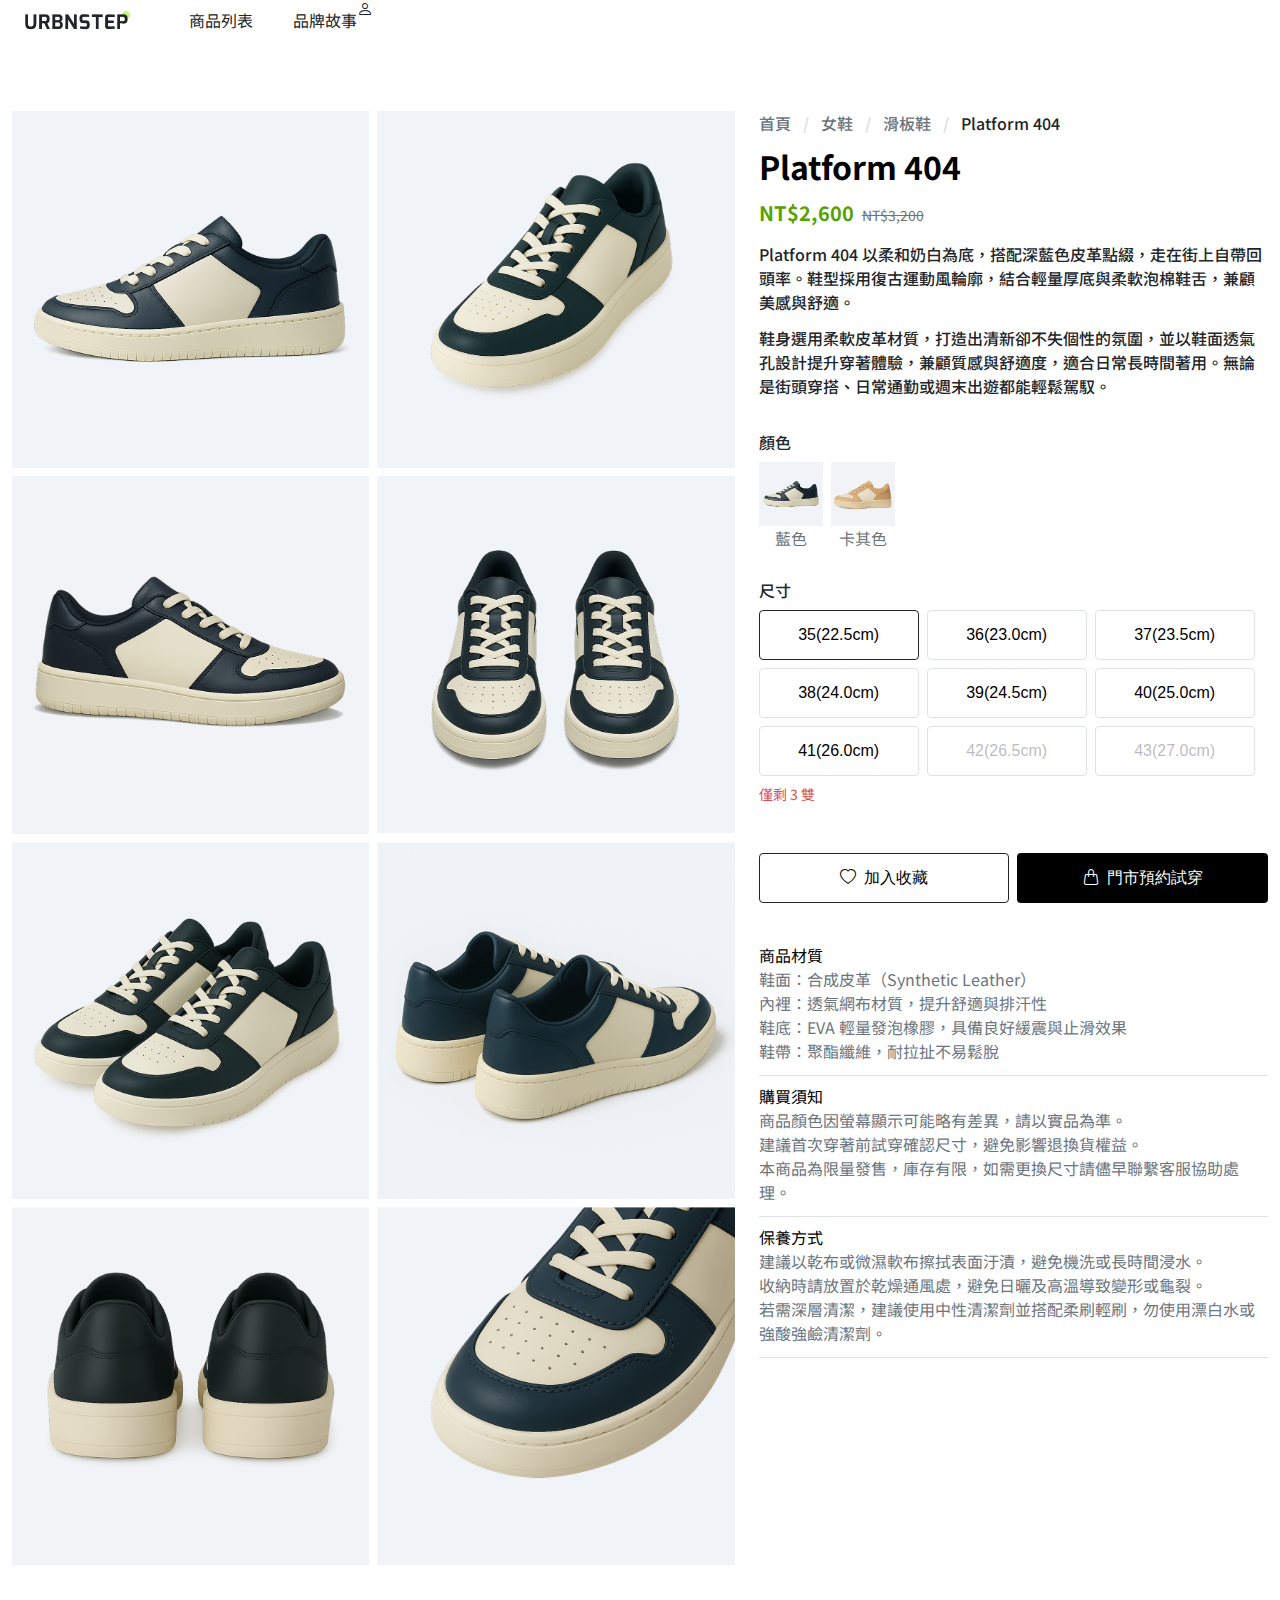
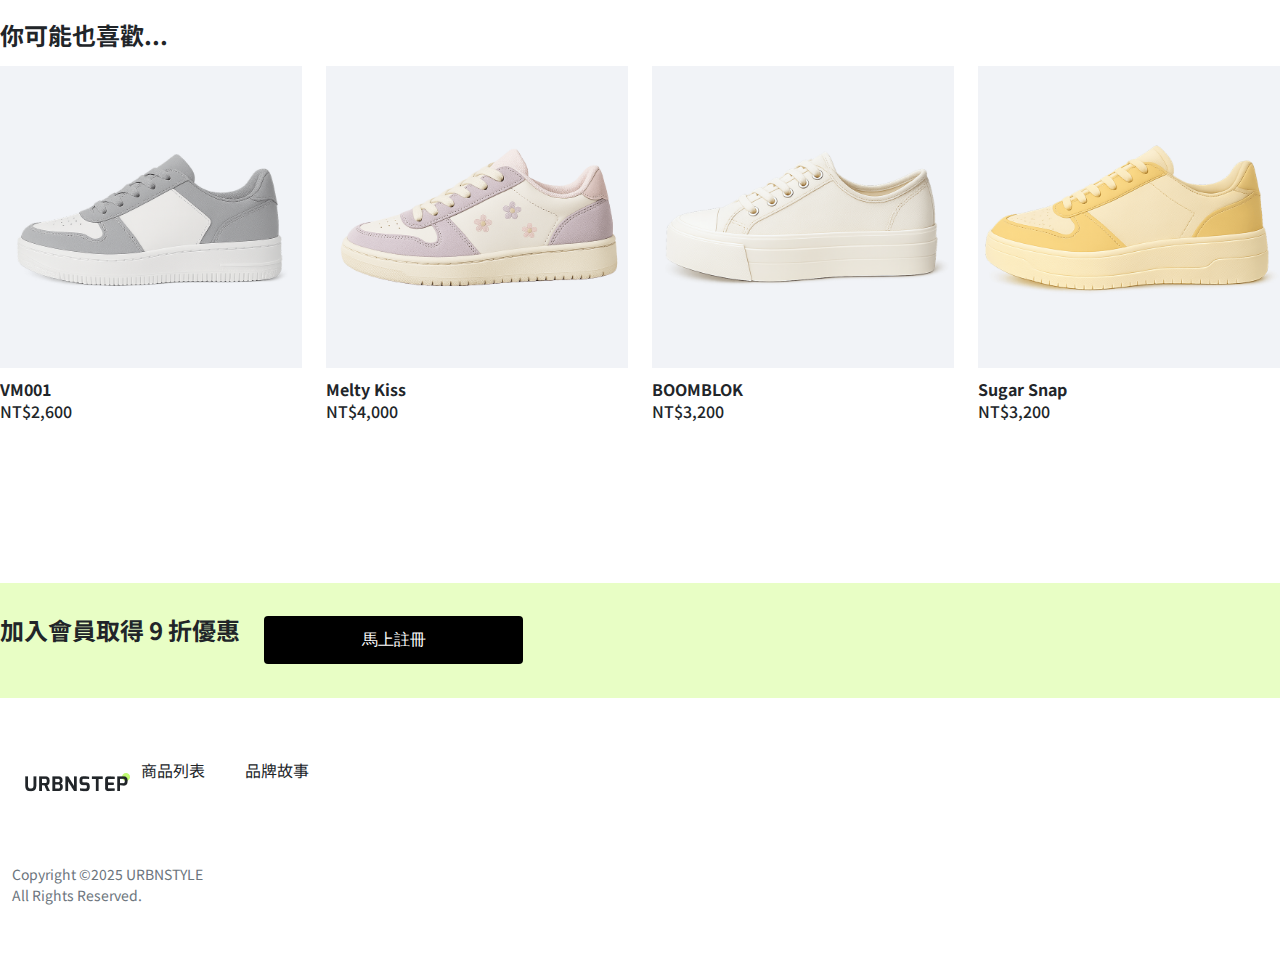
<file: product-details.html>
<!DOCTYPE html>
<html lang="en">

<head>
    <meta charset="UTF-8">
    <meta name="viewport" content="width=device-width, initial-scale=1.0">
    <title>產品詳情頁</title>
    <link rel="stylesheet" href="style/reset.css" />
    <link rel="stylesheet" href="style/all.css" />
    <link rel="stylesheet" href="style/product-details.css" />
    <link rel="stylesheet" href="https://cdn.jsdelivr.net/npm/bootstrap-icons@1.11.3/font/bootstrap-icons.min.css" />
</head>
 
<body>
    <!-- 上面導覽列 -->
    <nav class="container py-16 d-flex justify-content-between align-items-center">
        <ul class="d-flex align-items-center">
            <li>
                <a class="mr-48" href="index.html"><img src="img/product/Logo.png" alt="" /></a>
            </li>
            <li><a class="py-12 mr-40" href="#">商品列表</a></li>
            <li><a class="py-12" href="#">品牌故事</a></li>
        </ul>
        <a href="#"><i class="bi bi-person"></i></a>
    </nav>
    <main class="container d-flex">
        <div class="row py-64">
            <!-- 左邊鞋子圖片 -->
            <div class="col-7">
                <div class="product-row">
                    <div class="col-6 px-4 mb-8">
                        <img src="img/product-d/1.png" alt="">
                    </div>
                    <div class="col-6 px-4 mb-8">
                        <img src="img/product-d/2.png" alt="">
                    </div>
                    <div class="col-6 px-4 mb-8">
                        <img src="img/product-d/3.png" alt="">
                    </div>
                    <div class="col-6 px-4 mb-8">
                        <img src="img/product-d/4.png" alt="">
                    </div>
                    <div class="col-6 px-4 mb-8">
                        <img src="img/product-d/5.png" alt="">
                    </div>
                    <div class="col-6 px-4 mb-8">
                        <img src="img/product-d/6.png" alt="">
                    </div>
                    <div class="col-6 px-4 mb-8">
                        <img src="img/product-d/7.png" alt="">
                    </div>
                    <div class="col-6 px-4">
                        <img src="img/product-d/8.png" alt="">
                    </div>
                </div>
            </div>
            <!-- 右邊 -->
            <div class="col-5 px-12">
                <!-- 小導覽列 -->
                <nav class="mb-12">
                    <ol class="d-flex textp-m">
                        <li class="breadcrumb-item"><a href="index.html" class="c-n600">首頁</a></li>
                        <li class="breadcrumb-item"><a href="#" class="c-n600">女鞋</a></li>
                        <li class="breadcrumb-item"><a href="#" class="c-n600">滑板鞋</a></li>
                        <li class="breadcrumb-item"><a href="#">Platform 404</a></li>
                    </ol>
                </nav>
                <!-- 標題 價格 簡介 -->
                <div class="pb-32">
                    <h2 class="pb-16">Platform 404</h2>
                    <div class="d-flex align-items-center">
                        <h5 class="c-p400 pb-16">NT$2,600<del class="pl-8 textp-s c-n500 pb-16">NT$3,200</del></h5>

                    </div>
                    <p class="pb-12 textp-m">Platform 404 以柔和奶白為底，搭配深藍色皮革點綴，走在街上自帶回頭率。鞋型採用復古運動風輪廓，結合輕量厚底與柔軟泡棉鞋舌，兼顧美感與舒適。
                    </p>
                    <p class="textp-m">
                        鞋身選用柔軟皮革材質，打造出清新卻不失個性的氛圍，並以鞋面透氣孔設計提升穿著體驗，兼顧質感與舒適度，適合日常長時間著用。無論是街頭穿搭、日常通勤或週末出遊都能輕鬆駕馭。</p>
                </div>
                <!-- 產品 顏色-->
                <div class="pb-32">
                    <p class="textp-m pb-8">顏色</p>
                    <ul class="d-flex color">
                        <li class="pr-8">
                            <img class="pb-4" src="img/product/1.png" alt="">
                            <p>藍色</p>
                        </li>
                        <li>
                            <img class="pb-4" src="img/product/2.png" alt="">
                            <p>卡其色</p>
                        </li>
                    </ul>
                </div>
                <!-- 產品 尺寸 -->
                <div class="pb-48">
                    <p class="textp-m pb-8">尺寸</p>
                    <div class="d-flex f-w textp-m gap-8 pb-8">
                        <button type="button" class="btn btnProductSize click">35(22.5cm)
                        </button>
                        <button type="button" class="btn btnProductSize">36(23.0cm)
                        </button>
                        <button type="button" class="btn btnProductSize">37(23.5cm)
                        </button>
                        <button type="button" class="btn btnProductSize">38(24.0cm)
                        </button>
                        <button type="button" class="btn btnProductSize">39(24.5cm)
                        </button>
                        <button type="button" class="btn btnProductSize">40(25.0cm)
                        </button>
                        <button type="button" class="btn btnProductSize">41(26.0cm)
                        </button>
                        <button type="button" class="btn btnProductSize" disabled>42(26.5cm)
                        </button>
                        <button type="button" class="btn btnProductSize" disabled>43(27.0cm)
                        </button>
                    </div>
                    <p class="textp-s remain">僅剩 3 雙</p>
                </div>
                <!-- 收藏 預約 -->
                <div class="d-flex gap-8 pb-32">
                    <button type="button" class="btn btn-white"><i class="bi bi-heart pr-8"></i>加入收藏</button>
                    <button type="button" class="btn btn-black"><i class="bi bi-handbag pr-8"></i>門市預約試穿</button>
                </div>
                <!-- 商品材質 購買 保養 -->
                <div>
                    <ul class="exhaustive">
                        <li class="py-12">
                            <p class="pb-4">商品材質</p>
                            <p class="textp-s">鞋面：合成皮革（Synthetic Leather）</p>
                            <p class="textp-s">內裡：透氣網布材質，提升舒適與排汗性</p>
                            <p class="textp-s">鞋底：EVA 輕量發泡橡膠，具備良好緩震與止滑效果</p>
                            <p class="textp-s">鞋帶：聚酯纖維，耐拉扯不易鬆脫</p>
                        </li>
                        <li class="py-12">
                            <p class="pb-4">購買須知</p>
                            <p class="textp-s">商品顏色因螢幕顯示可能略有差異，請以實品為準。</p>
                            <p class="textp-s">建議首次穿著前試穿確認尺寸，避免影響退換貨權益。</p>
                            <p class="textp-s">本商品為限量發售，庫存有限，如需更換尺寸請儘早聯繫客服協助處理。</p>
                        </li>
                        <li class="py-12">
                            <p class="pb-4">保養方式</p>
                            <p class="textp-s">建議以乾布或微濕軟布擦拭表面汙漬，避免機洗或長時間浸水。</p>
                            <p class="textp-s">收納時請放置於乾燥通風處，避免日曬及高溫導致變形或龜裂。</p>
                            <p class="textp-s">若需深層清潔，建議使用中性清潔劑並搭配柔刷輕刷，勿使用漂白水或強酸強鹼清潔劑。</p>
                        </li>
                    </ul>
                </div>
            </div>
            <!-- 你可能也喜歡 -->
            <div class="py-48">
                <h4 class="pb-16">你可能也喜歡...</h4>
                <ul class="d-flex">
                    <li class="pr-24">
                        <img class="pb-12" src="img/product-d/9.png" alt="">
                        <h6>VM001</h6>
                        <p class="textp-m">NT$2,600</p>
                    </li>
                    <li class="pr-24">
                        <img class="pb-12" src="img/product-d/10.png" alt="">
                        <h6>Melty Kiss</h6>
                        <p class="textp-m">NT$4,000</p>
                    </li>
                    <li class="pr-24">
                        <img class="pb-12" src="img/product-d/11.png" alt="">
                        <h6>BOOMBLOK</h6>
                        <p class="textp-m">NT$3,200</p>
                    </li>
                    <li>
                        <img class="pb-12" src="img/product-d/12.png" alt="">
                        <h6>Sugar Snap</h6>
                        <p class="textp-m">NT$3,200</p>
                    </li>
                </ul>
            </div>
        </div>
    </main>
    <div class="register d-flex justify-content-center align-items-center mt-48 py-33">
        <h4 class="pr-24">加入會員取得 9 折優惠</h4>
        <button type="button" class="btn btn-black">馬上註冊</button>
    </div>
    <footer class="py-64">
        <div class="container">
            <nav class="d-flex align-items-center justify-content-between mb-24">
                <a href="index.html"><img src="img/product/Logo.png" alt="logo" /></a>
                <ul class="d-flex">
                    <li class="mr-40"><a href="# ">商品列表</a></li>
                    <li><a href="# ">品牌故事</a></li>
                </ul>
            </nav>
            <div class="copyr textp-s text-center pt-32">
                <p>Copyright ©2025 URBNSTYLE</p>
                <p>All Rights Reserved.</p>
            </div>
        </div>
    </footer>

</body>

</html>
</file>
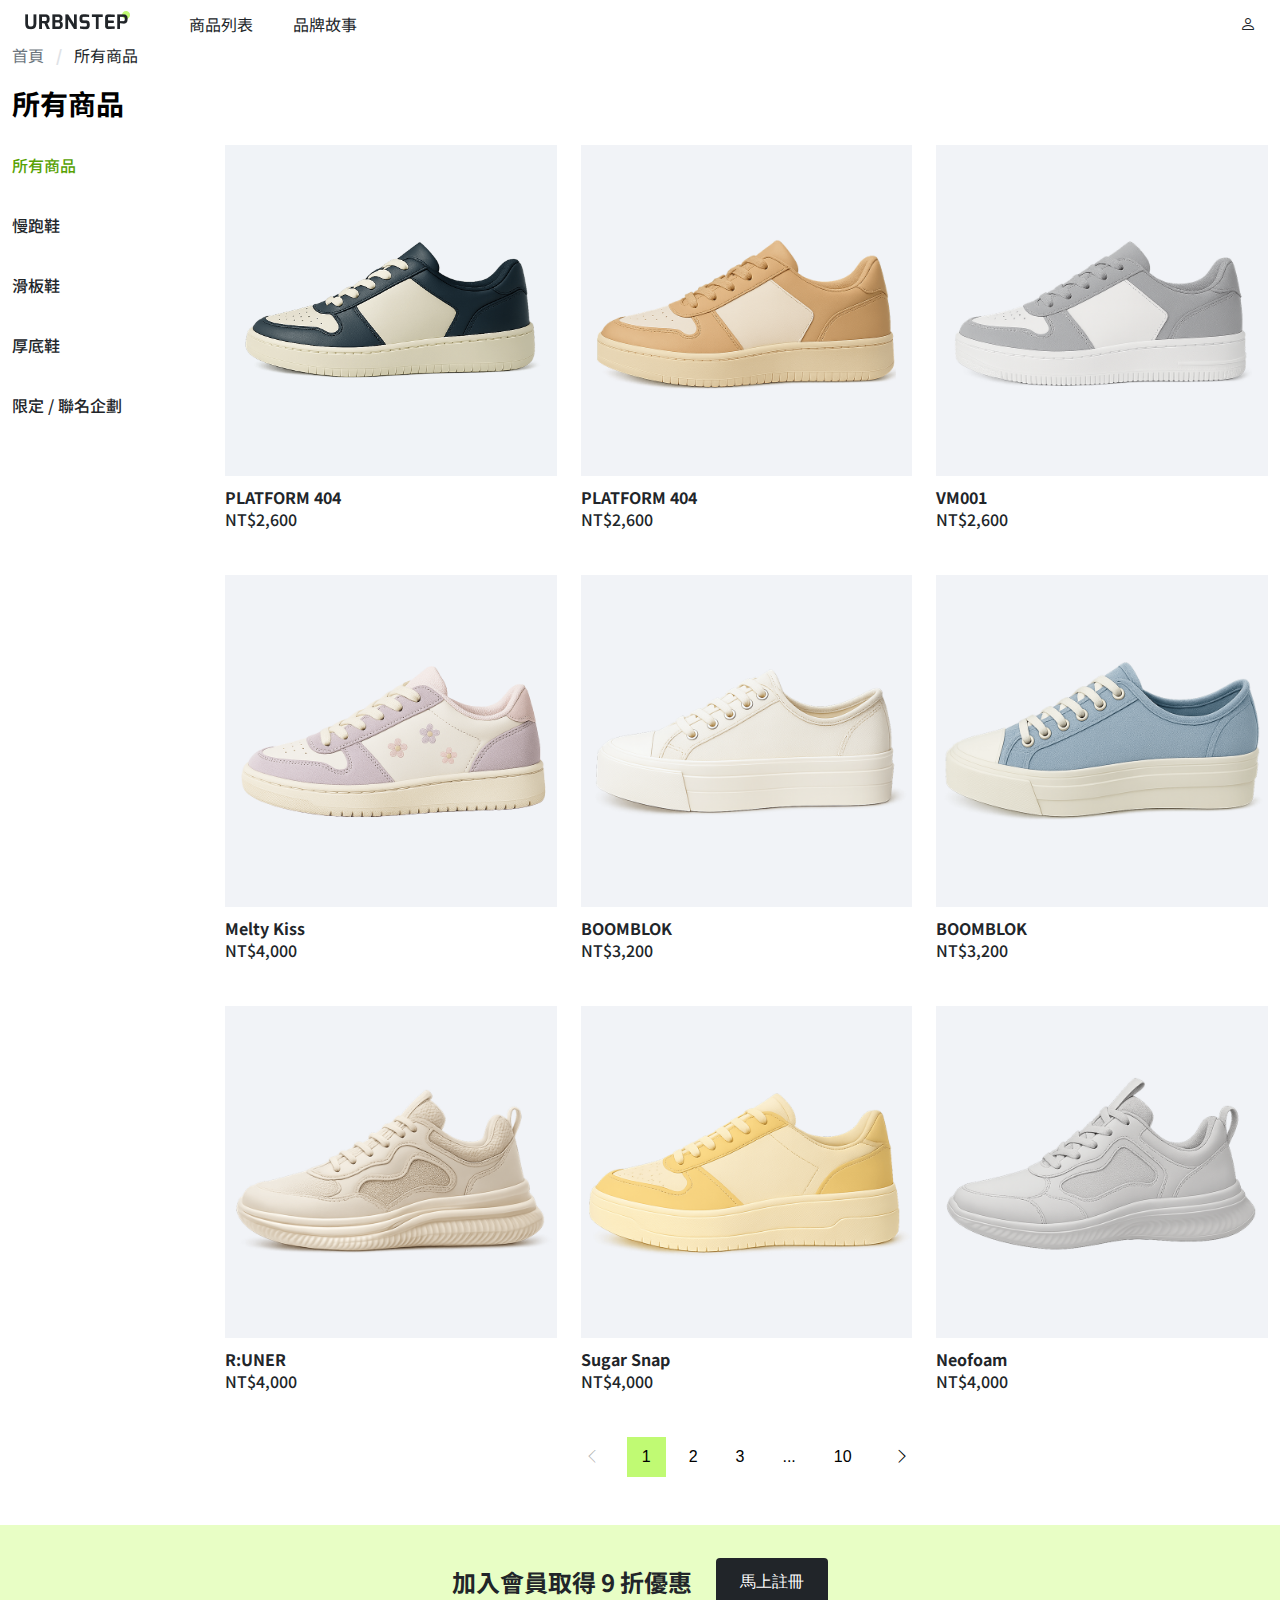
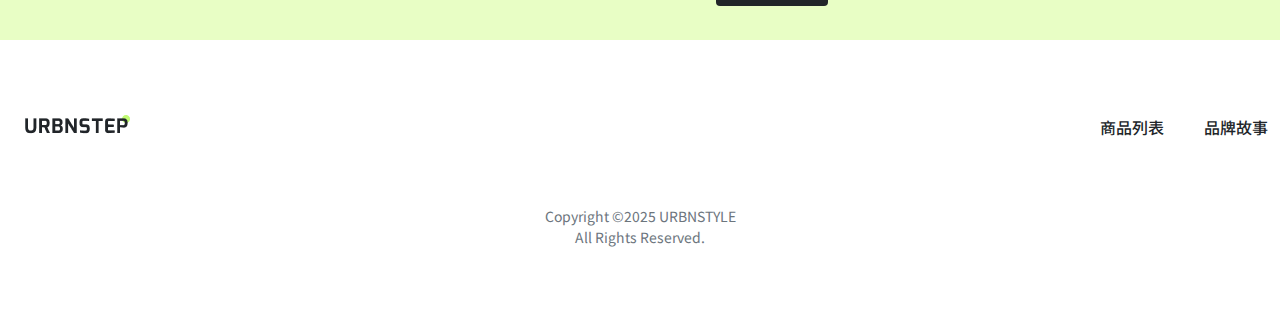
<file: product.html>
<!DOCTYPE html>
<html lang="en">
  <head>
    <meta charset="UTF-8" />
    <meta name="viewport" content="width=device-width, initial-scale=1.0" />
    <title>URBNSTEP｜商品列表</title>
    <link rel="stylesheet" href="/style/reset.css" />
    <link rel="stylesheet" href="/style/all.css" />
    <link rel="stylesheet" href="/style/product.css" />
    <link
      rel="stylesheet"
      href="https://cdn.jsdelivr.net/npm/bootstrap-icons@1.11.3/font/bootstrap-icons.min.css"
    />
  </head>
  <body>
    <nav class="container py-16 d-flex justify-sb align-c">
      <ul class="d-flex align-c">
        <li>
          <a class="mr-48" href="#"
            ><img src="/img/product/Logo.png" alt=""
          /></a>
        </li>
        <li><a class="py-12 mr-40" href="#">商品列表</a></li>
        <li><a class="py-12" href="#">品牌故事</a></li>
      </ul>
      <a href="#"><i class="bi bi-person"></i></a>
    </nav>
    <main class="container py-32">
      <nav class="mb-24">
        <ol class="d-flex">
          <li class="breadcrumb-item"><a class="c-n600" href="#">首頁</a></li>
          <li class="breadcrumb-item"><a href="#">所有商品</a></li>
        </ol>
      </nav>
      <h3 class="mb-24">所有商品</h3>
      <div class="row d-flex">
        <div class="col-2 allPro">
          <ul class="textp-m">
            <li><a class="c-p400" href="#">所有商品</a></li>
            <li><a href="#">慢跑鞋</a></li>
            <li><a href="#">滑板鞋</a></li>
            <li><a href="#">厚底鞋</a></li>
            <li><a href="#">限定 / 聯名企劃</a></li>
          </ul>
        </div>
        <div class="col-10">
          <div class="row">
            <div class="col-4">
              <div class="product-list mb-48 pr24">
                <a href="#">
                  <img class="pb-12" src="/img/product/1.png" alt="" />
                  <h6 class="pb-4">PLATFORM 404</h6>
                  <p>NT$2,600</p>
                </a>
              </div>
            </div>
            <div class="col-4">
              <div class="product-list mb-48 pr24">
                <a href="#">
                  <img class="pb-12" src="/img/product/2.png" alt="" />
                  <h6 class="pb-4">PLATFORM 404</h6>
                  <p>NT$2,600</p>
                </a>
              </div>
            </div>
            <div class="col-4">
              <div class="product-list mb-48 pr24">
                <a href="#">
                  <img class="pb-12" src="/img/product/3.png" alt="" />
                  <h6 class="pb-4">VM001</h6>
                  <p>NT$2,600</p>
                </a>
              </div>
            </div>
            <div class="col-4">
              <div class="product-list mb-48 pr24">
                <a href="#">
                  <img class="pb-12" src="/img/product/4.png" alt="" />
                  <h6 class="pb-4">Melty Kiss</h6>
                  <p>NT$4,000</p>
                </a>
              </div>
            </div>
            <div class="col-4">
              <div class="product-list mb-48 pr24">
                <a href="#">
                  <img class="pb-12" src="/img/product/5.png" alt="" />
                  <h6 class="pb-4">BOOMBLOK</h6>
                  <p>NT$3,200</p>
                </a>
              </div>
            </div>
            <div class="col-4">
              <div class="product-list mb-48 pr24">
                <a href="#">
                  <img class="pb-12" src="/img/product/6.png" alt="" />
                  <h6 class="pb-4">BOOMBLOK</h6>
                  <p>NT$3,200</p>
                </a>
              </div>
            </div>
            <div class="col-4">
              <div class="product-list mb-48 pr24">
                <a href="#">
                  <img class="pb-12" src="/img/product/7.png" alt="" />
                  <h6 class="pb-4">R:UNER</h6>
                  <p>NT$4,000</p>
                </a>
              </div>
            </div>
            <div class="col-4">
              <div class="product-list mb-48 pr24">
                <a href="#">
                  <img class="pb-12" src="/img/product/8.png" alt="" />
                  <h6 class="pb-4">Sugar Snap</h6>
                  <p>NT$4,000</p>
                </a>
              </div>
            </div>
            <div class="col-4">
              <div class="product-list mb-48 pr24">
                <a href="#">
                  <img class="pb-12" src="/img/product/9.png" alt="" />
                  <h6 class="pb-4">Neofoam</h6>
                  <p>NT$4,000</p>
                </a>
              </div>
            </div>
          </div>
          <ul class="page d-flex justify-c align-c">
            <li class="mr-12">
              <button type="button" class="btn" disabled>
                <i class="bi bi-chevron-left"></i>
              </button>
            </li>
            <li class="mr-8 page-else">
              <button type="button" class="btn">1</button>
            </li>
            <li class="mr-8"><button type="button" class="btn">2</button></li>
            <li class="mr-8"><button type="button" class="btn">3</button></li>
            <li class="mr-8"><button type="button" class="btn">...</button></li>
            <li class="mr-12"><button type="button" class="btn">10</button></li>
            <li>
              <button type="button" class="btn">
                <i class="bi bi-chevron-right"></i>
              </button>
            </li>
          </ul>
        </div>
      </div>
    </main>
    <div class="register d-flex justify-c align-c mt-48 py-33">
      <h4 class="pr-24">加入會員取得 9 折優惠</h4>
      <button type="button" class="btn btn-black">馬上註冊</button>
    </div>
    <footer class="py-64">
      <div class="container">
        <nav class="d-flex align-c justify-sb mb-24">
          <a href="#"><img src="/img/product/Logo.png" alt="logo" /></a>
          <ul class="d-flex">
            <li class="mr-40"><a href="# ">商品列表</a></li>
            <li><a href="# ">品牌故事</a></li>
          </ul>
        </nav>
        <div class="copyr textp-s ta-c pt-32">
            <p>Copyright ©2025 URBNSTYLE</p>
            <p>All Rights Reserved.</p>
        </div>
       </div>
    </footer>
  </body>
</html>
</file>
<file: style/all.css>
/* 字體 */
@import url('https://fonts.googleapis.com/css2?family=Noto+Sans+TC:wght@100..900&display=swap');

/* 顏色 */
:root{
    --Primary-100:#F5FEE7;
    --Primary-200:#E8FEC5;
    --Primary-300:#C0FA73;
    --Primary-400:#57A203;
    --Primary-500:#477A11;
    --Neutral-0:#FFFFFF;
    --Neutral-100:#FFFFFF;
    --Neutral-200:#E9ECEF;
    --Neutral-300:#DEE2E6;
    --Neutral-400:#CED4DA;
    --Neutral-500:#ADB5BD;
    --Neutral-600:#6C757D;
    --Neutral-700:#495057;
    --Neutral-800:#343A40;
    --Neutral-900:#212529;
    --Danger-100:#FCF1F1;
    --Danger-200:#EBA7A7;
    --Danger-300:#E9ECEF;
    --Warning-100:#FEF6EC;
    --Warning-200:#F9C588;
    --Warning-300:#F38B12;
    --Success-100:#EFF8F4;
    --Success-200:#9AD1BA;
    --Success-300:#36A375;
    --Info-100:#EEF5FC;
    --Info-200:#97C3ED;
    --Info-300:#3087DB;
}
.c-n500{
    color: var(--Neutral-500);
}
.c-n600{
    color: var(--Neutral-600);
}
.c-n900{
    color: var(--Neutral-900);
}
.c-p300{
    color: var(--Primary-300);
}
.c-p400{
    color: var(--Primary-400);
}



*,*::before,*::after{
    box-sizing: border-box;
}
body{
    font-family: "Noto Sans TC", sans-serif;
}
a{
    text-decoration: none;
    display: inline-block;
    color: var(--Neutral-900);
}
img{
    width: 100%;
    height: auto;
    display: block;
}
/* 通用樣式 */
h1{
    font-size: 40px;
    line-height: 1.2;
}
h2{
    font-size: 32px;
    line-height: 1.2;
    font-weight: 700;
    color: var(--Neutral-9 00);
}
h3{
    font-size: 28px;
    line-height: 1.2;
    font-weight: 700;
}
h4{
    font-size: 24px;
    line-height: 1.2;
    font-weight: 700;
    color: var(--Neutral-900);
}
h5{
    font-size: 20px;
    line-height: 1.2;
    font-weight: 700;
}
h6{
    line-height: 1.2; 
    font-weight: 700;
    color: var(--Neutral-900);
}
 @media (max-width: 767px) {
    .h4{
        font-size: 24px;
    }
 }
 @media (max-width: 576px) {
    
 }
.textp-l{
    font-size: 20px;
    line-height: 1.5;
}
.textp-m{
    font-size: 16px;
    line-height: 1.5;
    font-weight: 500;
    color: var(--Neutral-900);
}
.textp-s{
    font-size: 14px;
    line-height: 1.5;
    font-weight: 400;
    color: var(--Neutral-600);
}
.textp-page{
    line-height: 1.5;
    font-weight: 400;
    color: var(--Neutral-900);
}
.text-d-l{
    text-decoration: line-through;
}
.fd-c{
    flex-direction: column
}
.d-flex{
    display: flex;
}
.justify-sb{
    justify-content: space-between;
}
.justify-c{
    justify-content: center;
}
.align-c{
    align-items: center;
}
.f-w{
    flex-wrap: wrap;
}
.ta-c{
    text-align: center;
}

@media (max-width: 767px) {
    .d-md-block{
        display: block;
    }
    .d-md-none{
        display: none;
    }
    .h3-md{
        font-size: 28px;
    }
    .h5-md{
        font-size: 20px;
    }
}
@media (max-width: 576px) {
    .d-sm-block{
        display: block;
    }
    .d-sm-none{
        display: none;
    }
    .h3-sm{
        font-size: 28px;
    }
    .h5-sm{
        font-size: 20px;
    }
}

/* pandding */
.p-8{
    padding: 8px;
}
.p-32{
    padding: 32px;
}
.py-12{
    padding: 12px 0;
}
.py-16{
    padding: 16px 0;
}
.py-32{
    padding: 32px 0;
}
.py-33{
    padding: 33.5px 0;
}
.py-48{
    padding: 48px 0;
}
.py-64{
    padding: 64px 0;
}
.px-4{
    padding: 0 4px;
}
.px-12{
    padding: 0 12px;
}
.pl-8{
    padding-left: 8px;
}
.pl-15{
    padding-left: 1.5em;
}
.pb-4{
    padding-bottom: 4px;
}
.pb-8{
    padding-bottom: 8px;
}
.pb-12{
    padding-bottom: 12px;
}
.pb-16{
    padding-bottom: 16px;
}
.pb-20{
    padding-bottom: 20px;
}
.pb-24{
    padding-bottom: 24px;
}
.pb-32{
    padding-bottom: 32px;
}
.pb-48{
    padding-bottom: 48px;
}
.pr-8{
    padding-right: 8px;
}
.pr-24{
    padding-right: 24px;
}
.pt-32{
    padding-top: 32px;
}
@media (max-width: 767px) {
    .py-md-32{
        padding: 32px 0;
    }
    .pb-md-32{
        padding-bottom: 32px;
    }
}
@media (max-width: 576px) {
    .py-sm-32{
        padding: 32px 0;
    }
    .pb-sm-32{
        padding-bottom: 32px;
    }
}
/* margin */
.mr-8{
    margin-right: 8px;
}
.mr-12{
    margin-right: 12px;
}
.mr-40{
    margin-right: 40px;
}
.mr-48{
    margin-right: 48px;
}
.mb-8{
    margin-bottom: 8px;
}
.mb-12{
    margin-bottom: 12px;
}
.mb-24{
    margin-bottom: 24px;
}
.mb-32{
    margin-bottom: 32px;
}
.mb-48{
    margin-bottom: 48px;
}
.mb-64{
    margin-bottom: 64px;
}
.mt-48{
    margin-top: 48px;
}
.my-24{
    margin: 24px 0;
}
.gap-8{
    gap: 8px;
}
.container{
    max-width: 1320px;
    margin: 0 auto;
    padding: 0 12px;
}
.col-2{
    padding: 0 12px;
    width: calc(100%/12*2);
}
.col-4{
    padding: 0 12px;
    width: calc(100%/12*4);
}
.col-5{
    width: calc(100%/12*5);
}
.col-6{
    width: calc(100%/12*6);
}
.col-7{
    padding: 0 12px;
    width: calc(100%/12*7);
}
.col-8{
    width: calc(100%/12*8);
}
.col-10{
    padding: 0 12px;
    width: calc(100%/12*10);
}
.row{
    display: flex;
    flex-wrap: wrap;
    margin: 0 -12px;
}



/* 元件 */
.breadcrumb-item + .breadcrumb-item::before{
    content: '/';
    padding: 0 12px;
    color: var(--Neutral-300);
    font-weight: 700;
}
.breadcrumb-item{
    display: flex;
}

.btn{
    border-radius: 4px;
    padding: 12px 24px;
    font-size: 16px;
    line-height: 1.5;
    font-weight: 500;
    cursor:pointer;
    border: none;
    background: transparent;
}
.register{
    background-color: var(--Primary-200);
}
.btn-black{
    padding: 12px 24px;
    background-color: var(--Neutral-900);
    color: white;
}
.paragraph-sm{
    font-size: 14px;
}
</file>
<file: style/product-details.css>
.product-row{
    display: flex;
    flex-wrap: wrap;
    margin: 0 -4px; 
}
.color img{
    width: 64px;
}
.color p{
    color: var(--Neutral-600);
    text-align: center;
}
.btnProductSize{
    border: 1px solid var(--Neutral-300);
    width: 160px;
}
.click{
    border: 1px solid var(--Neutral-900);
}
.remain{
    color: #D74F4F;
}
.btn-white{
    width: 259px;
    border: 1px solid var(--Neutral-900);
    font-weight: 500;
}
.btn-black{
    width: 259px;
    color: #FFFFFF;
    background-color: black;
}
.exhaustive li p{
    font-size: 16px;
}
.exhaustive li{
    border-bottom: 1px solid var(--Neutral-300);
}
</file>
<file: style/product.css>
nav ul li a{
    letter-spacing: 0;
}
nav ol li a{
    letter-spacing: 0;
}
nav a i{
    padding: 12px;
} 

.allPro ul li{
    padding-bottom: 20px;
}
.allPro ul li a{
    padding: 8px 0;
}
.product-list p{
    font-weight: 500;
}
.page .btn{
    padding: 8px 15px;
    border-radius: 0;
    font-weight: 400;
}
.page .page-else{
    background-color: var(--Primary-300);
    font-weight: 500;
} 


footer nav{
    font-weight: 500;
}
</file>
